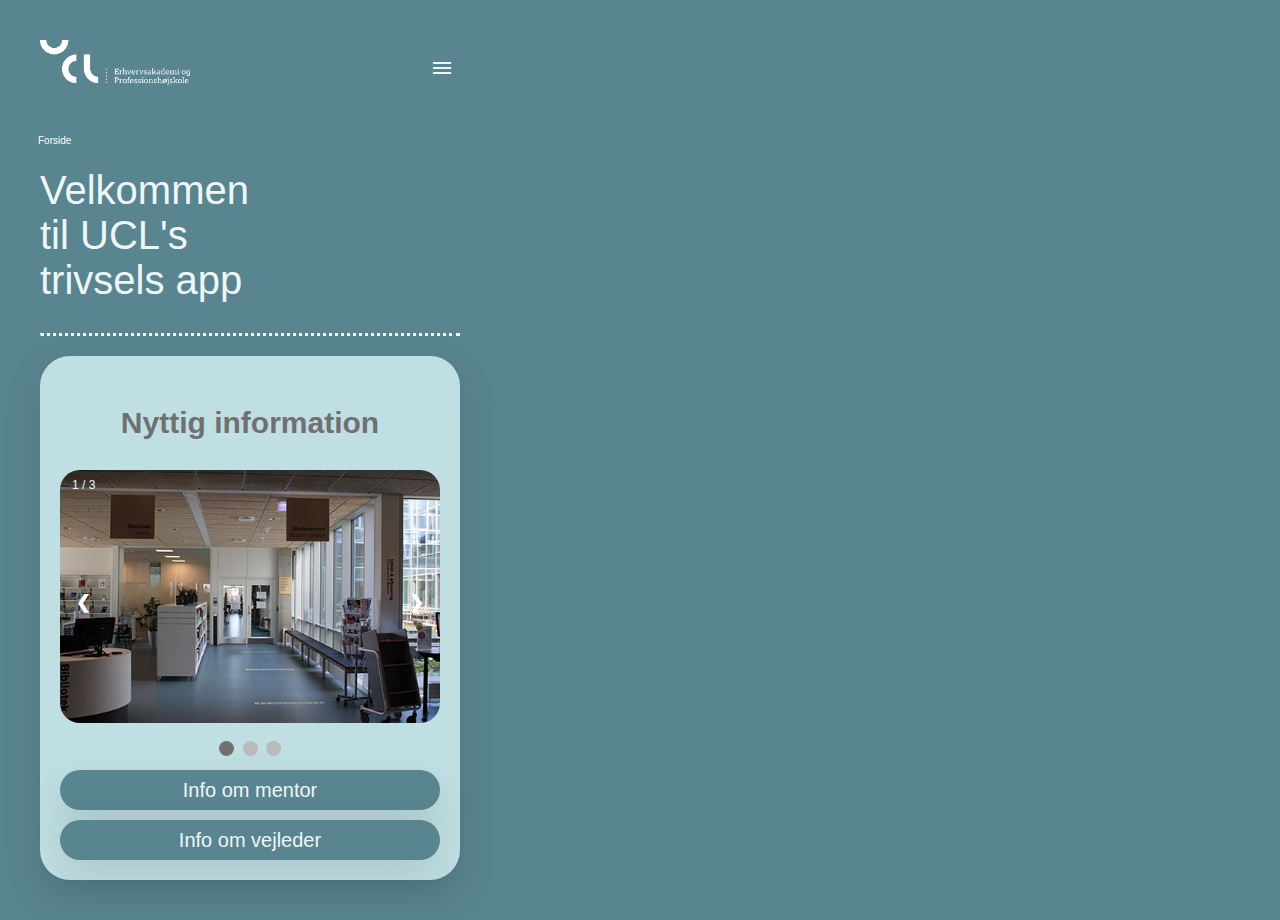
<file: uclapp/index.html>
<!doctype html>
<html>

<head>
    <meta charset="UTF-8">
    <title>UCL</title>
    <link rel="stylesheet" href="index.css">
    <script src="javascript/menu.js" defer></script>
    <script src="javascript/slide1.js" defer></script>
    <link href="https://fonts.googleapis.com/icon?family=Material+Icons" rel="stylesheet">
</head>

<body>

    <header>
        <div class="nav">
            <div class="logo">
                <img class="logo" src="pictures/ucl_logo.png" alt="UCL logo">
            </div>
            <div class="burgermenu">
                <ul class="menu">
                    <li><a class="menuItem" href="index.html"><b>Nyheder</b></a></li>
                    <hr>
                    <li><a class="menuItem"><b>Mentor</b></a></li>
                    <li><a class="menuItem" href="infomentor.html">Info om mentor</a></li>
                    <li><a class="menuItem" href="findmentor.html">Book en mentor</a></li>
                    <hr>
                    <li><a class="menuItem"><b>Vejledning</b></a></li>
                    <li><a class="menuItem" href="infovejleder.html">Info om vejledning</a></li>
                    <li><a class="menuItem" href="findvejleder.html">Book en vejledning</a></li>
                    <hr>
                    <a href="login.html"><button>Log ud</button></a>
                </ul>
                <button class="burger">
                    <div class="menu-icon material-icons">menu</div>
                </button>
            </div>
        </div>
    </header>
    <main>
        <div class="frontside">
            <div class="bread">
                <ul>
                    <li> <a href="index.html">Forside</a> </li>
                </ul>
            </div>
            <h1 class="fronth1">Velkommen <br>til UCL's <br>trivsels app</h1>
            <hr>
            <div class="cardfront">
                <h2>Nyttig information</h2>
                <div class="nyhed1">
                    <div class="slideshow">

                        <div class="mySlides">
                            <div class="numbertext">1 / 3</div>
                            <img src="pictures/index1.png" style="width:100%" alt="billede af studievejledning">
                        </div>

                        <div class="mySlides">
                            <div class="numbertext">2 / 3</div>
                            <img src="pictures/index2.png" style="width:100%" alt="billede af torvet på seebladsgade">
                        </div>

                        <div class="mySlides">
                            <div class="numbertext">3 / 3</div>
                            <img src="pictures/index3.png" style="width:100%"
                                alt="billede af trappen op til vejledning">
                        </div>


                        <a class="prev" onclick="plusSlides(-1)">❮</a>
                        <a class="next" onclick="plusSlides(1)">❯</a>

                    </div>
                    <br>

                    <div style="text-align:center">
                        <span class="dot" onclick="currentSlide(1)"></span>
                        <span class="dot" onclick="currentSlide(2)"></span>
                        <span class="dot" onclick="currentSlide(3)"></span>
                    </div>
                    <div class="titel1">
                        <a href="infomentor.html"><button class="indexbut"> Info om mentor</button></a>
                        <a href="infovejleder.html"><button class="indexbut"> Info om vejleder</button></a>
                    </div>
                </div>
            </div>
        </div>
    </main>
    <footer>
    </footer>

</body>

</html>
</file>
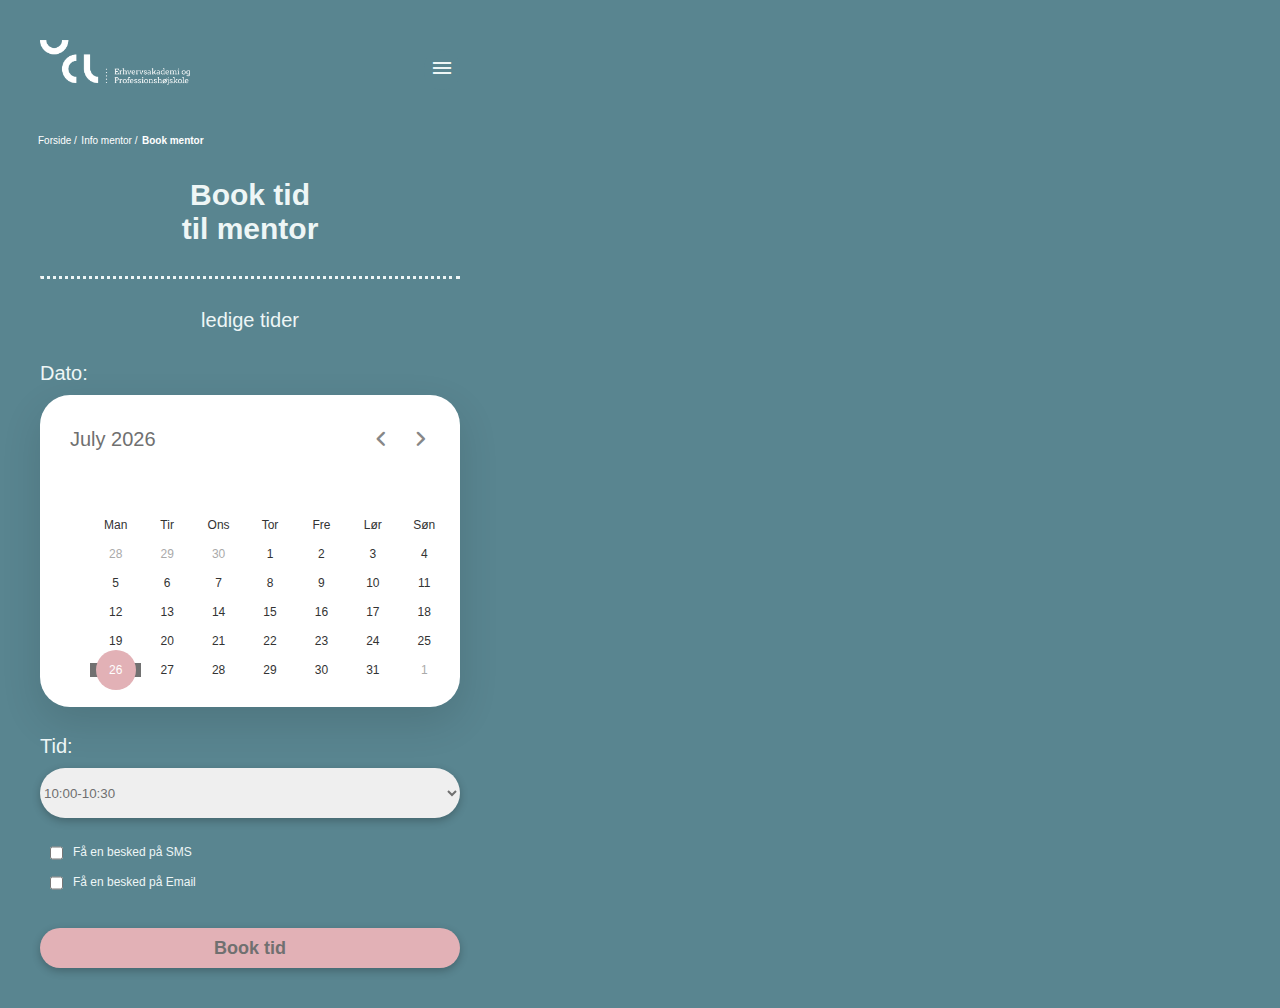
<file: uclapp/findmentor.html>
<!doctype html>
<html>

<head>
    <meta charset="UTF-8">
    <title>UCL</title>
    <link rel="stylesheet" href="index.css">
    <script src="javascript/menu.js" defer></script>
    <script src="javascript/kalender.js" defer></script>
    <script src="javascript/dropdown1.js" defer></script>
    <link href="https://fonts.googleapis.com/icon?family=Material+Icons" rel="stylesheet">
    <link rel="stylesheet"
        href="https://fonts.googleapis.com/css2?family=Material+Symbols+Rounded:opsz,wght,FILL,GRAD@20..48,100..700,0..1,-50..200">
</head>

<body>
    <header>
        <div class="nav">
            <div class="logo">
                <img class="logo" src="pictures/ucl_logo.png" alt="UCL logo">
            </div>
            <div class="burgermenu">
                <ul class="menu">
                    <li><a class="menuItem" href="index.html"><b>Nyheder</b></a></li>
                    <hr>
                    <li><a class="menuItem"><b>Mentor</b></a></li>
                    <li><a class="menuItem" href="infomentor.html">Info om mentor</a></li>
                    <li><a class="menuItem" href="findmentor.html">Book en mentor</a></li>
                    <hr>
                    <li><a class="menuItem"><b>Vejledning</b></a></li>
                    <li><a class="menuItem" href="infovejleder.html">Info om vejledning</a></li>
                    <li><a class="menuItem" href="findvejleder.html">Book en vejledning</a></li>
                    <hr>
                    <a href="login.html"><button>Log ud</button></a>
                </ul>
                <button class="burger">
                    <div class="menu-icon material-icons">menu</div>
                </button>
            </div>
        </div>
    </header>
    <main>
        <div class="bread">
            <ul>
                <li> <a href="index.html">Forside /</a> <a href="infomentor.html">Info mentor /</a>
                    <a href="findmentor.html"><b>Book mentor </b></a>
                </li>
            </ul>
        </div>
        <h2>Book tid
            <br>
            til mentor
        </h2>
        <hr>
        <h3 class="findH3">ledige tider</h3>
        <form>
            <h3>Dato:</h3>
            <div class="wrapper">
                <header>
                    <p class="current-date"></p>
                    <div class="icons">
                        <span id="prev" class="material-symbols-rounded">chevron_left</span>
                        <span id="next" class="material-symbols-rounded">chevron_right</span>
                    </div>
                </header>
                <div class="calendar">
                    <ul class="weeks">

                        <li>Man</li>
                        <li>Tir</li>
                        <li>Ons</li>
                        <li>Tor</li>
                        <li>Fre</li>
                        <li>Lør</li>
                        <li>Søn</li>
                    </ul>
                    <ul class="days"></ul>
                </div>
            </div>
            <br>
            <h3>Tid:</h3>
            <select id="selektboksA">En selektboks for tid</select>
            <div class="checkbox">
                <div class="check1">
                    <input class="checkbox" type="checkbox">
                </div>
                <div class="checkt">
                    <p>Få en besked på SMS</p>
                </div>
            </div>
            <div class="checkbox">

                <div class="check1">
                    <input class="checkbox" type="checkbox">
                </div>
                <div class="checkt">
                    <p>Få en besked på Email</p>
                </div>
            </div>
            <button class="tidbut"><a href="tidmentor.html">Book tid</a></button>
        </form>
    </main>
    <footer>
    </footer>
</body>

</html>
</file>
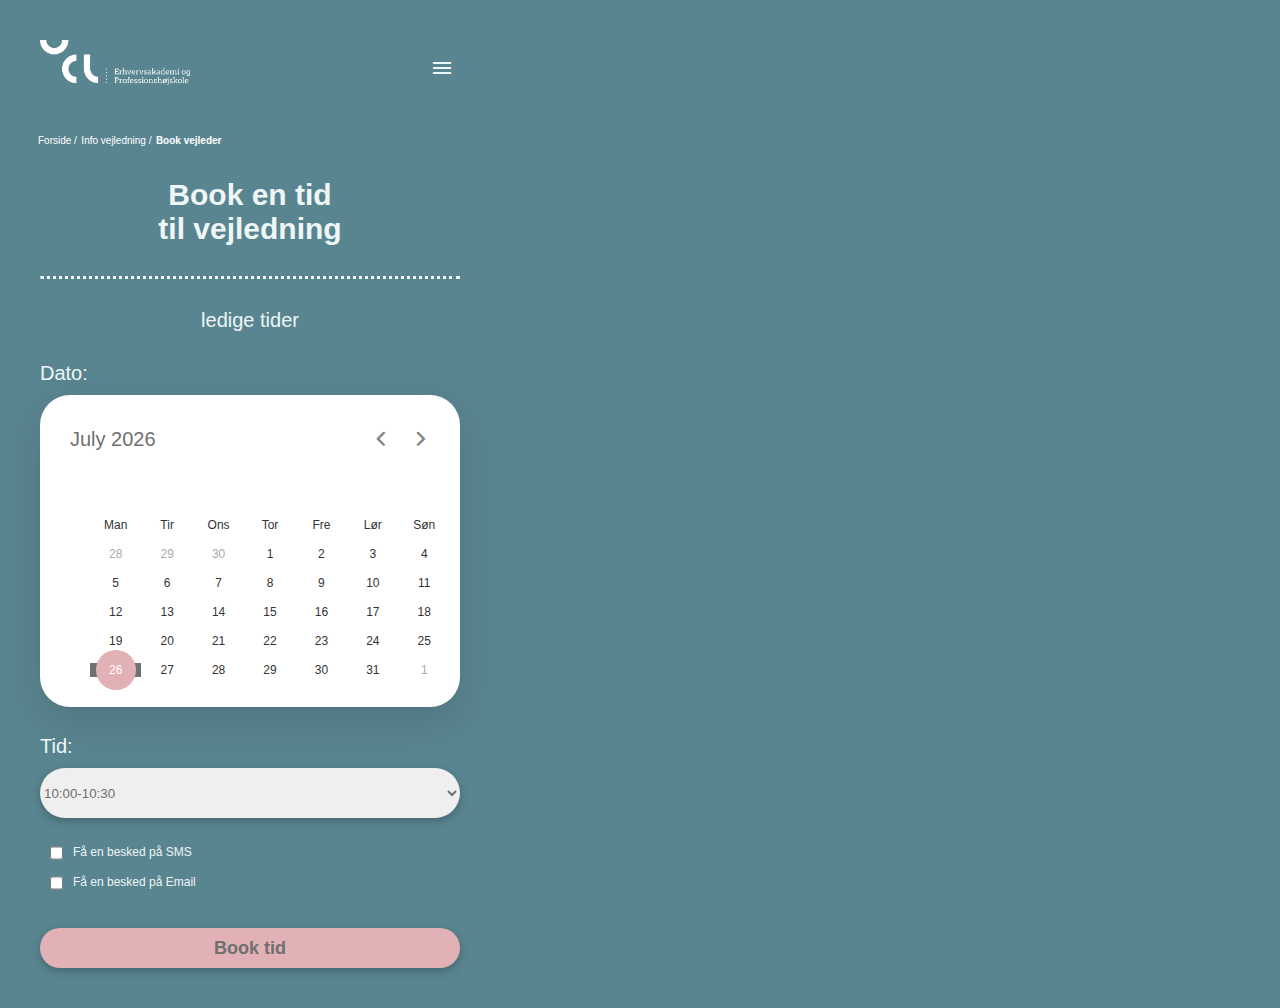
<file: uclapp/findvejleder.html>
<!doctype html>
<html>

<head>
    <meta charset="UTF-8">
    <title>UCL</title>
    <link rel="stylesheet" href="index.css">
    <script src="javascript/menu.js" defer></script>
    <script src="javascript/kalender.js" defer></script>
    <script src="javascript/dropdown1.js" defer></script>
    <link href="https://fonts.googleapis.com/icon?family=Material+Icons" rel="stylesheet">
    <link rel="stylesheet"
        href="https://fonts.googleapis.com/css2?family=Material+Symbols+Rounded:opsz,wght,FILL,GRAD@20..48,100..700,0..1,-50..200">
</head>

<body>
    <header>
        <div class="nav">
            <div class="logo">
                <img class="logo" src="pictures/ucl_logo.png" alt="UCL logo">
            </div>
            <div class="burgermenu">
                <ul class="menu">
                    <li><a class="menuItem" href="index.html"><b>Nyheder</b></a></li>
                    <hr>
                    <li><a class="menuItem"><b>Mentor</b></a></li>
                    <li><a class="menuItem" href="infomentor.html">Info om mentor</a></li>
                    <li><a class="menuItem" href="findmentor.html">Book en mentor</a></li>
                    <hr>
                    <li><a class="menuItem"><b>Vejledning</b></a></li>
                    <li><a class="menuItem" href="infovejleder.html">Info om vejledning</a></li>
                    <li><a class="menuItem" href="findvejleder.html">Book en vejledning</a></li>
                    <hr>
                    <a href="login.html"><button>Log ud</button></a>
                </ul>
                <button class="burger">
                    <div class="menu-icon material-icons">menu</div>
                </button>
            </div>
        </div>
    </header>
    <main>
        <div class="bread">
            <ul>
                <li> <a href="index.html">Forside /</a> <a href="infomentor.html">Info vejledning /</a>
                    <a href="findmentor.html"><b>Book vejleder </b></a>
                </li>
            </ul>
        </div>
        <h2>Book en tid
            <br>
            til vejledning
        </h2>
        <hr>
        <h3 class="findH3">ledige tider</h3>
        <form>
            <h3>Dato:</h3>
            <div class="wrapper">
                <header>
                    <p class="current-date"></p>
                    <div class="icons">
                        <span id="prev" class="material-symbols-rounded">chevron_left</span>
                        <span id="next" class="material-symbols-rounded">chevron_right</span>
                    </div>
                </header>
                <div class="calendar">
                    <ul class="weeks">

                        <li>Man</li>
                        <li>Tir</li>
                        <li>Ons</li>
                        <li>Tor</li>
                        <li>Fre</li>
                        <li>Lør</li>
                        <li>Søn</li>
                    </ul>
                    <ul class="days"></ul>
                </div>
            </div>
            <br>
            <h3>Tid:</h3>
            <select id="selektboksA">En selektboks for tid</select>
            <div class="checkbox">
                <div class="check1">
                    <input class="checkbox" type="checkbox">
                </div>
                <div class="checkt">
                    <p>Få en besked på SMS</p>
                </div>
            </div>
            <div class="checkbox">

                <div class="check1">
                    <input class="checkbox" type="checkbox">
                </div>
                <div class="checkt">
                    <p>Få en besked på Email</p>
                </div>
            </div>
            <button class="tidbut"><a href="tidvejleder.html">Book tid</a></button>
        </form>
    </main>
    <footer>
    </footer>
</body>

</html>
</file>
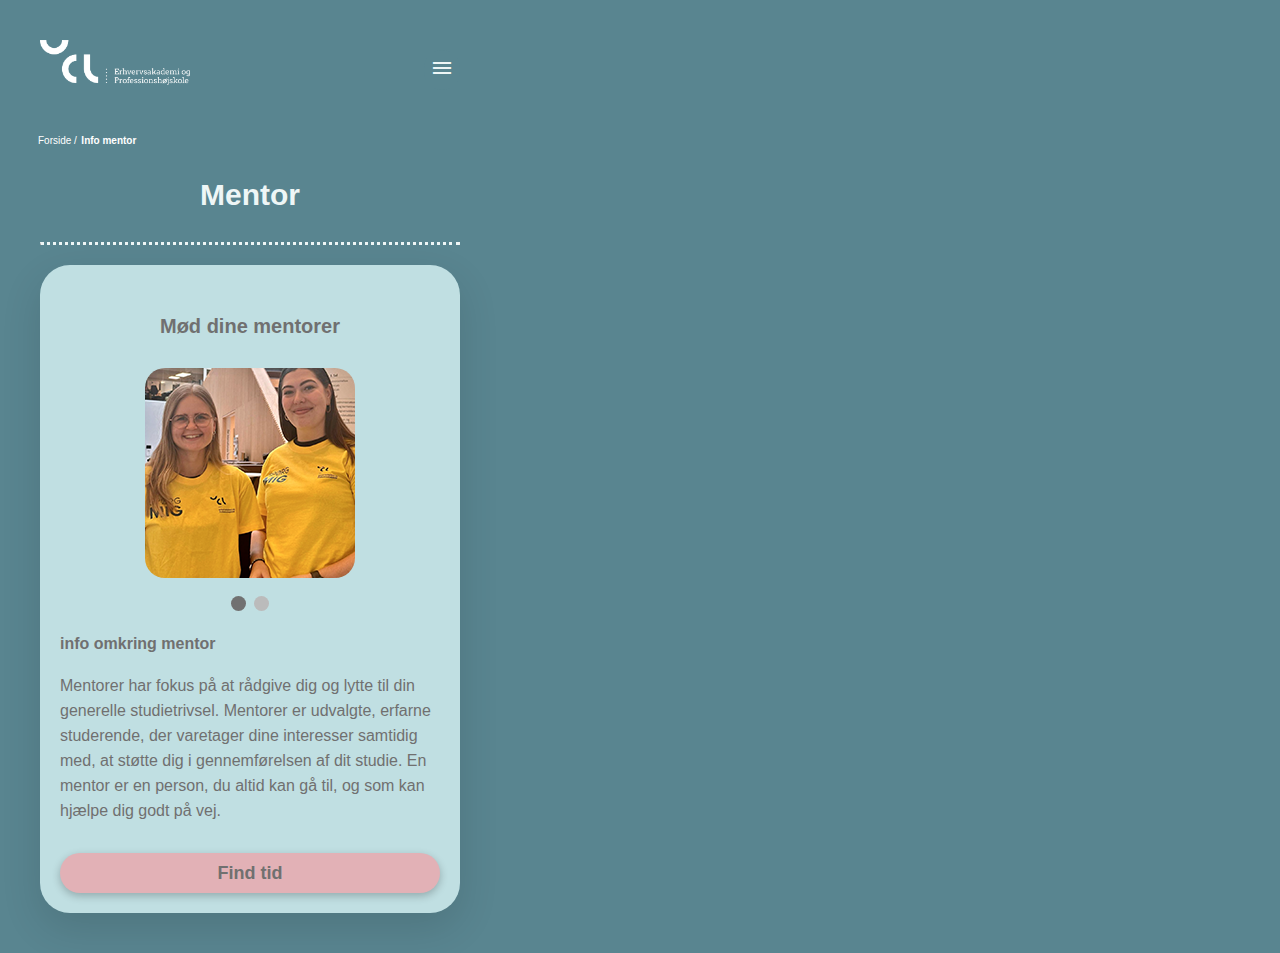
<file: uclapp/infomentor.html>
<!doctype html>
<html>

<head>
    <meta charset="UTF-8">
    <title>UCL</title>
    <link rel="stylesheet" href="index.css">
    <script src="javascript/menu.js" defer></script>
    <script src="javascript/slide2.js" defer></script>
    <link href="https://fonts.googleapis.com/icon?family=Material+Icons" rel="stylesheet">
</head>

<body>
    <header>
        <div class="nav">
            <div class="logo">
                <img class="logo" src="pictures/ucl_logo.png" alt="UCL logo">
            </div>
            <div class="burgermenu">
                <ul class="menu">
                    <li><a class="menuItem" href="index.html"><b>Nyheder</b></a></li>
                    <hr>
                    <li><a class="menuItem"><b>Mentor</b></a></li>
                    <li><a class="menuItem" href="infomentor.html">Info om mentor</a></li>
                    <li><a class="menuItem" href="findmentor.html">Book en mentor</a></li>
                    <hr>
                    <li><a class="menuItem"><b>Vejledning</b></a></li>
                    <li><a class="menuItem" href="infovejleder.html">Info om vejledning</a></li>
                    <li><a class="menuItem" href="findvejleder.html">Book en vejledning</a></li>
                    <hr>
                    <a href="login.html"><button>Log ud</button></a>
                </ul>
                <button class="burger">
                    <div class="menu-icon material-icons">menu</div>
                </button>
            </div>
        </div>
    </header>
    <main>
        <div class="bread">
            <ul>
                <li> <a href="index.html">Forside /</a> <a href="infomentor.html"><b>Info mentor</b></a> </li>
            </ul>
        </div>
        <h2>Mentor</h2>
        <hr>
        <div class="cardfront">
            <div class="infoboxmentor">
                <h3 class="infoh3">Mød dine mentorer</h3>
                <div class="slideshow-container">

                    <div class="mentorpic">
                        <img src="pictures/mentor1.png">
                    </div>

                    <div class="mentorpic">
                        <img src="pictures/mentor2.png">
                    </div>

                </div>
                <br>

                <div style="text-align:center">
                    <span class="dot"></span>
                    <span class="dot"></span>
                </div>
                <div class="mentortekst">
                    <h4>info omkring mentor</h4>

                    <p>Mentorer har fokus på at rådgive dig og lytte til din generelle studietrivsel.
                        Mentorer er udvalgte, erfarne studerende, der varetager dine interesser samtidig med, at støtte
                        dig i gennemførelsen af dit studie.
                        En mentor er en person, du altid kan gå til, og som kan hjælpe dig godt på vej.</p>

                    <a href="findmentor.html"><button>Find tid</button></a>
                </div>
            </div>
        </div>


    </main>
    <footer>
    </footer>
</body>

</html>
</file>
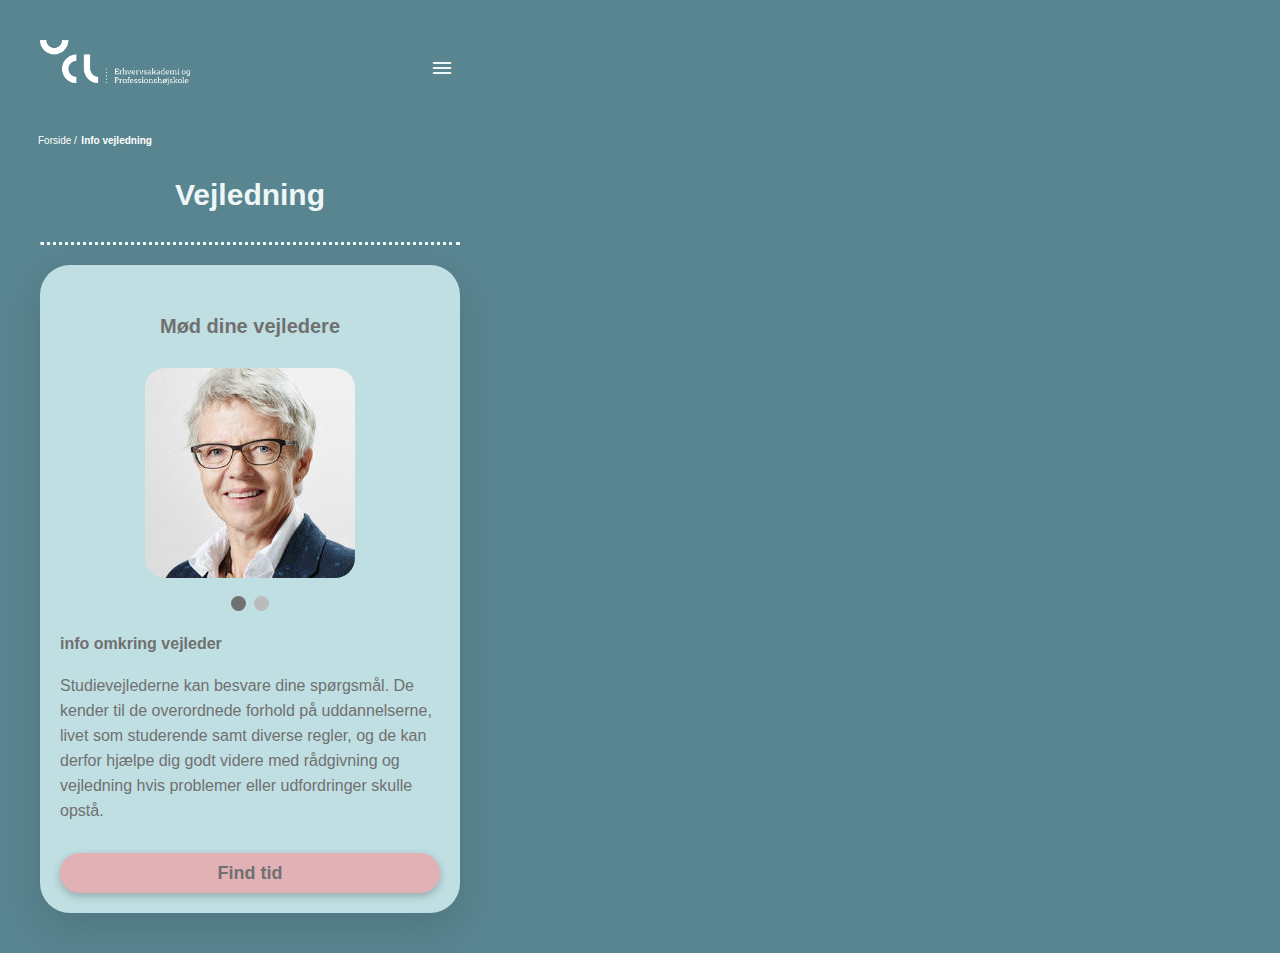
<file: uclapp/infovejleder.html>
<!doctype html>
<html>

<head>
    <meta charset="UTF-8">
    <title>UCL</title>
    <link rel="stylesheet" href="index.css">
    <script src="javascript/menu.js" defer></script>
    <script src="javascript/slide2.js" defer></script>
    <link href="https://fonts.googleapis.com/icon?family=Material+Icons" rel="stylesheet">
</head>

<body>
    <header>
        <div class="nav">
            <div class="logo">
                <img class="logo" src="pictures/ucl_logo.png" alt="UCL logo">
            </div>
            <div class="burgermenu">
                <ul class="menu">
                    <li><a class="menuItem" href="index.html"><b>Nyheder</b></a></li>
                    <hr>
                    <li><a class="menuItem"><b>Mentor</b></a></li>
                    <li><a class="menuItem" href="infomentor.html">Info om mentor</a></li>
                    <li><a class="menuItem" href="findmentor.html">Book en mentor</a></li>
                    <hr>
                    <li><a class="menuItem"><b>Vejledning</b></a></li>
                    <li><a class="menuItem" href="infovejleder.html">Info om vejledning</a></li>
                    <li><a class="menuItem" href="findvejleder.html">Book en vejledning</a></li>
                    <hr>
                    <a href="login.html"><button>Log ud</button></a>
                </ul>
                <button class="burger">
                    <div class="menu-icon material-icons">menu</div>
                </button>
            </div>
        </div>
    </header>
    <main>
        <div class="bread">
            <ul>
                <li> <a href="index.html">Forside /</a> <a href="infovejleder.html"><b>Info vejledning</b></a> </li>
            </ul>
        </div>

        <h2>Vejledning</h2>
        <hr>
        <div class="cardfront">
            <div class="infoboxmentor">
                <h3 class="infoh3">Mød dine vejledere</h3>
                <div class="slideshow-container">
                    <div class="mentorpic">
                        <img src="pictures/vejleder1.png">
                    </div>

                    <div class="mentorpic">
                        <img src="pictures/vejleder2.png">
                    </div>
                </div>
                <br>

                <div style="text-align:center">
                    <span class="dot"></span>
                    <span class="dot"></span>
                </div>
                <div class="vejledningtekst">
                    <h4>info omkring vejleder</h4>

                    <p>Studievejlederne kan besvare dine spørgsmål. De kender til de overordnede forhold på
                        uddannelserne, livet som studerende
                        samt diverse regler, og de kan derfor hjælpe dig godt videre med rådgivning og vejledning hvis
                        problemer eller
                        udfordringer skulle opstå.</p>

                    <a href="findvejleder.html"><button>Find tid</button></a>
                </div>
            </div>
        </div>

    </main>
    <footer>
    </footer>
</body>

</html>
</file>
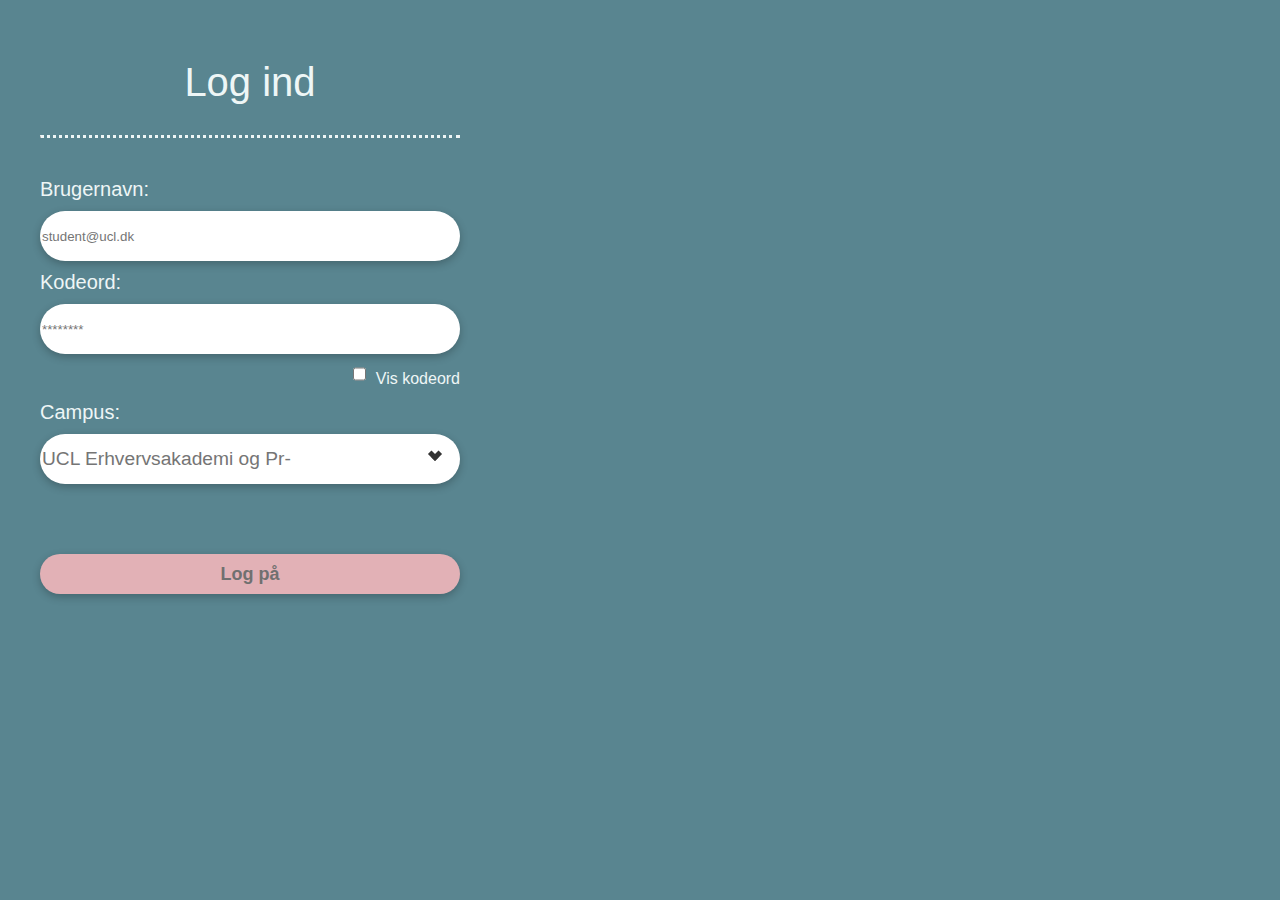
<file: uclapp/login.html>
<!doctype html>
<html>

<head>
  <meta charset="UTF-8">
  <title>UCL</title>
  <link rel="stylesheet" href="index.css">
  <script src="javascript/dropdown2.js" defer></script>
  <script src="javascript/login.js" defer></script>
</head>

<body>

  <header>
    <h1 class="h1l">Log ind</h1>
    <hr>
  </header>
  <main>

    <form action="index.html">
      <label for="usrname">
        <h3>Brugernavn:</h3>
      </label>
      <input type="text" placeholder="student@ucl.dk" id="usrname" name="usrname" required>

      <label for="psw">
        <h3>Kodeord:</h3>
      </label>
      <input type="password" placeholder="********" id="psw" name="psw" pattern="(?=.*\d)(?=.*[a-z])(?=.*[A-Z]).{8,}"
        title="Din kode skal indeholde mindst et lille og stort bogstav, et tal og mindst 8 tegn" required>
      <div class="show">
        <div class="show1">
          <input type="checkbox" class="checkbox" onclick="myFunction()">
        </div>
        <div class="show2">
          <p>Vis kodeord</p>
        </div>
      </div>
      <label for="">
        <h3>Campus:</h3>
      </label>

      <div class="dropdown">
        <input class="dropbox" type="box" placeholder="UCL Erhvervsakademi og Pr-">
        <div class="options">
          <div onclick="show('Niels Bohrs Alle')">Niels Bohrs Alle</div>
          <div onclick="show('Seebladsgade')">Seebladsgade</div>
          <div onclick="show('Klostervænget')">Klostervænget</div>
          <div onclick="show('Boulevarden')">Boulevarden</div>
        </div>
      </div>



      <div class="container" action="index.html" method="post">
        <input type="submit" class="loginBut" value="Log på">
      </div>

    </form>





  </main>
  <footer>
  </footer>
</body>

</html>
</file>
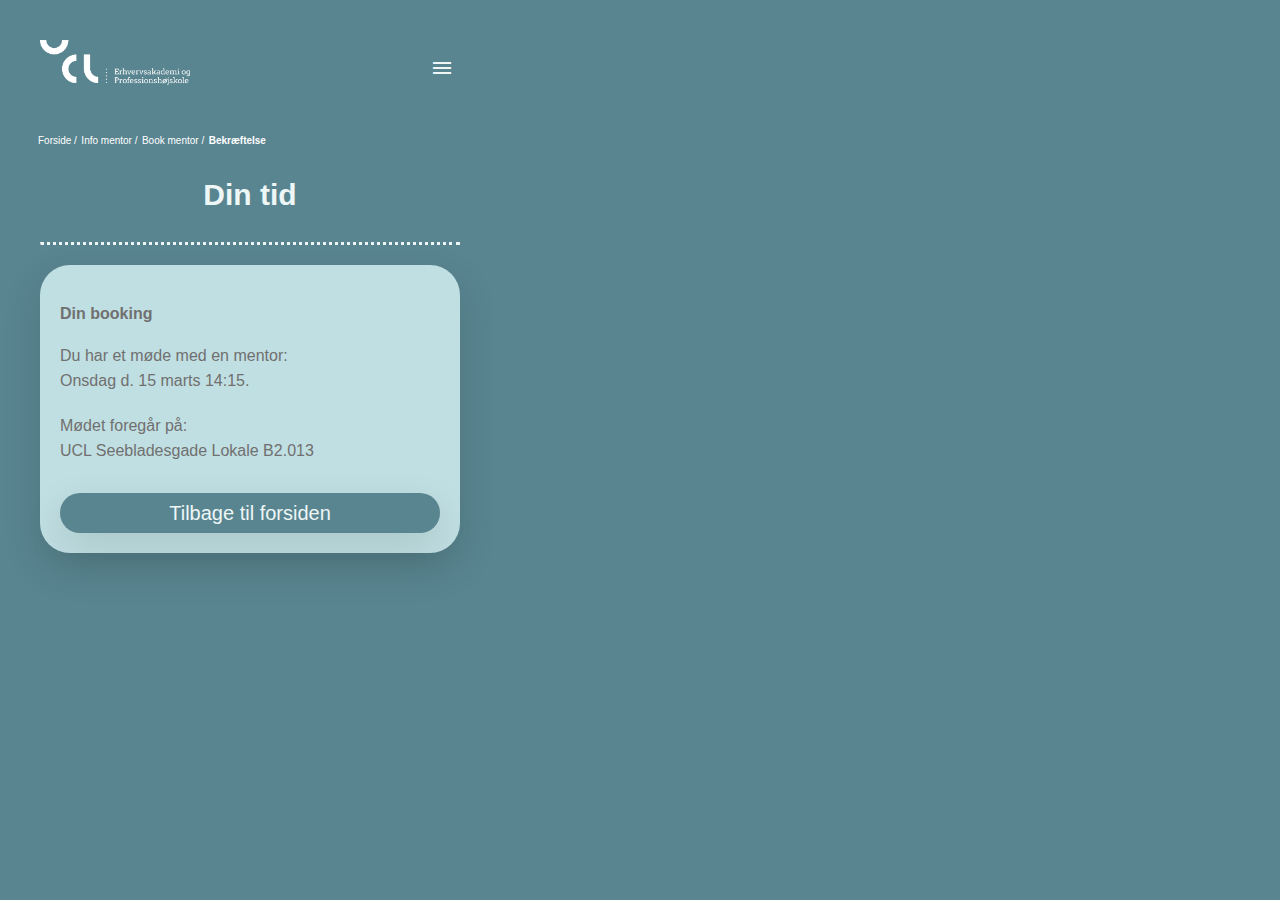
<file: uclapp/tidmentor.html>
<!doctype html>
<html>

<head>
    <meta charset="UTF-8">
    <title>UCL</title>
    <link rel="stylesheet" href="index.css">
    <script src="javascript/menu.js" defer></script>
    <link href="https://fonts.googleapis.com/icon?family=Material+Icons" rel="stylesheet">
</head>

<body>
    <header>
        <div class="nav">
            <div class="logo">
                <img class="logo" src="pictures/ucl_logo.png" alt="UCL logo">
            </div>
            <div class="burgermenu">
                <ul class="menu">
                    <li><a class="menuItem" href="index.html"><b>Nyheder</b></a></li>
                    <hr>
                    <li><a class="menuItem"><b>Mentor</b></a></li>
                    <li><a class="menuItem" href="infomentor.html">Info om mentor</a></li>
                    <li><a class="menuItem" href="findmentor.html">Book en mentor</a></li>
                    <hr>
                    <li><a class="menuItem"><b>Vejledning</b></a></li>
                    <li><a class="menuItem" href="infovejleder.html">Info om vejledning</a></li>
                    <li><a class="menuItem" href="findvejleder.html">Book en vejledning</a></li>
                    <hr>
                    <a href="login.html"><button>Log ud</button></a>
                </ul>
                <button class="burger">
                    <div class="menu-icon material-icons">menu</div>
                </button>
            </div>
        </div>
    </header>

    <main>
        <div class="bread">
            <ul>
                <li> <a href="index.html">Forside /</a> <a href="infomentor.html">Info mentor /</a>
                    <a href="findmentor.html">Book mentor /</a> <a href="tidmentor.html"><b>Bekræftelse</b></a>
                </li>
            </ul>
        </div>

        <h2>Din tid</h2>
        <hr>

        <div class="cardfront">
            <div class="mentortekst">
                <h4>Din booking</h4>
                <div class="tid">
                    <p>Du har et møde med en mentor: <br> Onsdag d. 15 marts 14:15.</p>
                </div>
                <div class="adresse">
                    <p>Mødet foregår på: <br> UCL Seebladesgade Lokale B2.013</p>
                </div>

                <div class="titel1">
                    <a href="index.html"><button class="indexbut"> Tilbage til forsiden</button></a>
                </div>
            </div>
        </div>

    </main>
    <footer>
    </footer>
</body>

</html>
</file>
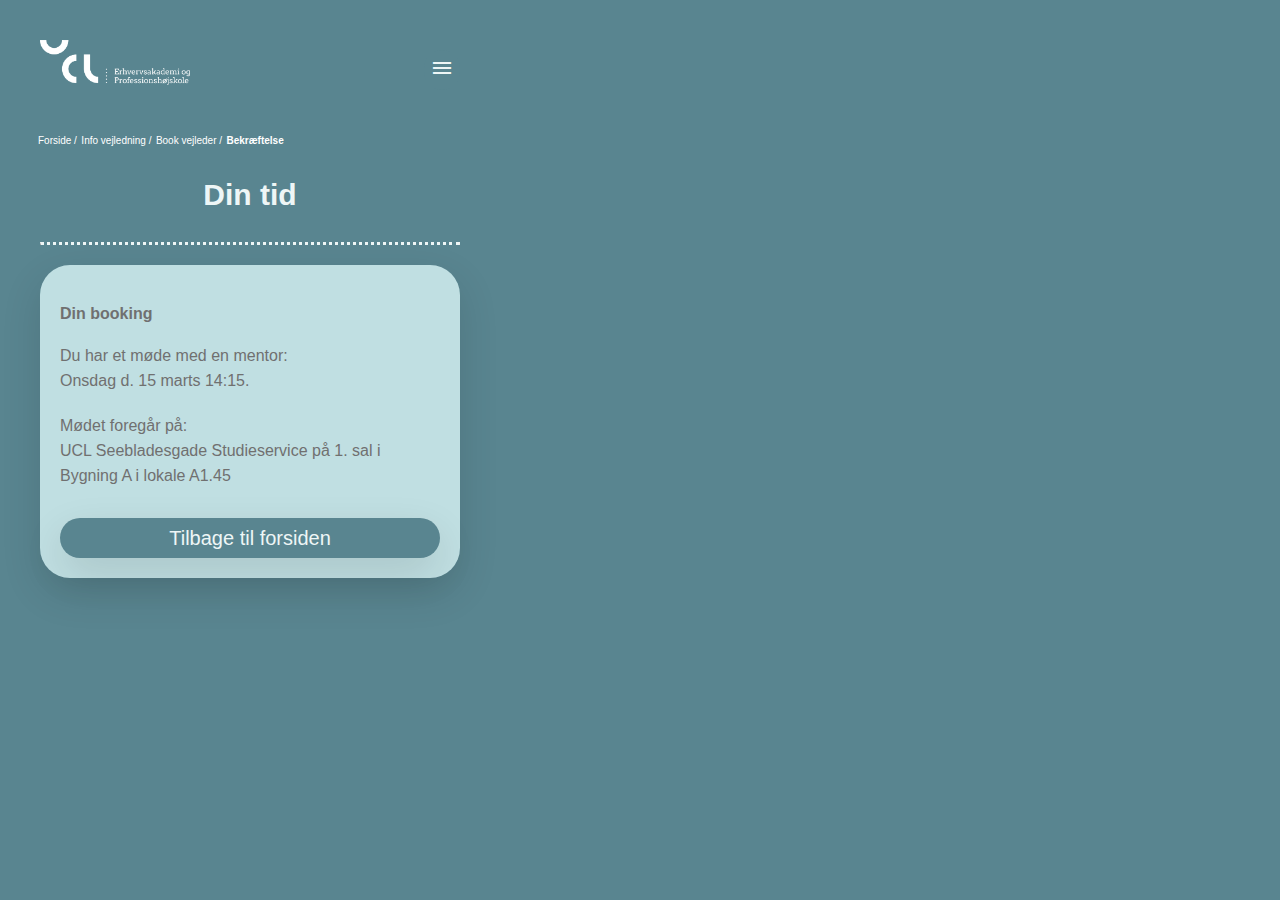
<file: uclapp/tidvejleder.html>
<!doctype html>
<html>

<head>
    <meta charset="UTF-8">
    <title>UCL</title>
    <link rel="stylesheet" href="index.css">
    <script src="javascript/menu.js" defer></script>
    <link href="https://fonts.googleapis.com/icon?family=Material+Icons" rel="stylesheet">
</head>

<body>
    <header>
        <div class="nav">
            <div class="logo">
                <img class="logo" src="pictures/ucl_logo.png" alt="UCL logo">
            </div>
            <div class="burgermenu">
                <ul class="menu">
                    <li><a class="menuItem" href="index.html"><b>Nyheder</b></a></li>
                    <hr>
                    <li><a class="menuItem"><b>Mentor</b></a></li>
                    <li><a class="menuItem" href="infomentor.html">Info om mentor</a></li>
                    <li><a class="menuItem" href="findmentor.html">Book en mentor</a></li>
                    <hr>
                    <li><a class="menuItem"><b>Vejledning</b></a></li>
                    <li><a class="menuItem" href="infovejleder.html">Info om vejledning</a></li>
                    <li><a class="menuItem" href="findvejleder.html">Book en vejledning</a></li>
                    <hr>
                    <a href="login.html"><button>Log ud</button></a>
                </ul>
                <button class="burger">
                    <div class="menu-icon material-icons">menu</div>
                </button>
            </div>
        </div>
    </header>

    <main>

        <div class="bread">
            <ul>
                <li> <a href="index.html">Forside /</a> <a href="infomentor.html">Info vejledning /</a>
                    <a href="findmentor.html">Book vejleder /</a> <a href="tidvejleder.html"><b>Bekræftelse</b></a>
                </li>
            </ul>
        </div>

        <h2>Din tid</h2>
        <hr>

        <div class="cardfront">
            <div class="mentortekst">
                <h4>Din booking</h4>
                <div class="tid">
                    <p>Du har et møde med en mentor: <br> Onsdag d. 15 marts 14:15.</p>
                </div>
                <div class="adresse">
                    <p>Mødet foregår på: <br> UCL Seebladesgade Studieservice på 1. sal i Bygning A i lokale A1.45</p>
                </div>


                <div class="titel1">
                    <a href="index.html"><button class="indexbut"> Tilbage til forsiden</button></a>
                </div>
            </div>
        </div>

    </main>
    <footer>
    </footer>
</body>

</html>
</file>
<file: uclapp/index.css>
body {
  display: block;
  margin: 0 auto;
  color: #eef6f6;
  font-family: Verdana, Geneva, Tahoma, sans-serif;
  background-color: #598590;
  padding: 40px;
  max-width: 500px;
  min-height: 800px;
}

/*DANIEL*/

.nav {
  display: flex;
  flex-direction: row;
}
.logo {
  width: 50%;
  border-radius: 0;
}
.burgermenu {
  width: 50%;
  display: flex;
  justify-content: flex-end;
  margin-left: 15%;
}

.mentorimg,
.vejledningimg {
  display: flex;
}
.infoboxmentor h3{
  text-align: center;
  padding: 20px 0px;
}
.mentortekst h4,
.vejledningtekst h4{
  padding: 20px 0px;
}
.mentortekst p,
.vejledningtekst p{
  padding-bottom: 20px;
}

.img1,
.img2 {
  background-color: #eef6f6;
  width: 100%;
  height: 200px;
  border-radius: 15px;
  margin-top: 50px;
}

h2 {
  text-align: center;
  margin: 10px;
  font-size: 30px;
  padding-top: 20px;
  font-weight:bold;
  padding-bottom: 20px;
}

.fronth1 {
    font-size: 40px;
  font-weight: 250;
}
.bread ul{
  list-style: none;
  margin-left: -10%;
}
.bread a{
  color: white;
  font-size: 10px;
}
.show{
display: flex;
justify-content: flex-end;
margin-top: 5px;
}

.show1{
margin-right: 10px;
box-shadow: none;
}
.show2{
  padding-top: 2px;
  margin-top: 5px;
}

.checkbox {
display: flex;
height: 30px;
}
.check1{
  margin-right: 10px;
}
.checkt{
  font-size: 12px;
  padding-top: 2px;}

.loginBut{
  background-color: #e2b1b6;
  border-radius: 30px;
  border-style: none;
  margin-top: 120px;
  width: 100%;
  height: 40px;
  color: #707070;
  font-weight: bold;
  font-size: large;
  box-shadow: rgba(0, 0, 0, 0.24) 0px 3px 8px;
}

/*JULIE*/
* {box-sizing: border-box}
body {font-family: Verdana, sans-serif; margin:0}
.mySlides {display: none}
img {vertical-align: middle;}

/* Slideshow */
.slideshow {
  max-width: 500px;
  position: relative;
  margin: auto;
}

/* Next & previous knapper */
.prev, .next {
  cursor: pointer;
  position: absolute;
  top: 50%;
  width: auto;
  padding: 16px;
  margin-top: -22px;
  color: white;
  font-weight: bold;
  font-size: 18px;
  transition: 0.6s ease;
  border-radius: 0 3px 3px 0;
  user-select: none;
}

/* Position for "next button" på højre side */
.next {
  right: 0;
  border-radius: 3px 0 0 3px;
}

.prev:hover, .next:hover {
  background-color: rgba(0,0,0,0.8);
}

/* Number tekst (1/3 etc) */
.numbertext {
  color: #f2f2f2;
  font-size: 12px;
  padding: 8px 12px;
  position: absolute;
  top: 0;
}

/* Dots/bullets/indicators */
.dot {
  cursor: pointer;
  height: 15px;
  width: 15px;
  margin: 0 2px;
  background-color: #bbb;
  border-radius: 50%;
  display: inline-block;
  transition: background-color 0.6s ease;
}

.active, .dot:hover {
  background-color: #717171;
}

.fade {
  animation-name: fade;
  animation-duration: 1.5s;
}

@keyframes fade {
  from {opacity: .4}
  to {opacity: 1}
}

/*ANDREA*/
header {
  margin-bottom: 40px;
}
hr {
  border-top: 3px dotted #eef6f6;
  border-bottom: none;
  display: block;
  margin: 10px auto 0px auto;
}

button {
  background-color: #e2b1b6;
  border-radius: 30px;
  border-style: none;
  margin-top: 10px;
  width: 100%;
  height: 40px;
  color: #707070;
  font-weight: bold;
  font-size: large;
  box-shadow: rgba(0, 0, 0, 0.24) 0px 3px 8px;
}
.tidbut{
  margin-top: 40px;
}
select {
  border-radius: 20px;
  border-style: none;
  width: 100%;
  height: 30px;
  color: #707070;
}
.checkbox {
  padding: 10px;
  width: auto;
  box-shadow: none;
}
.h1l {
  text-align: center;
  font-size: 40px;
  font-weight: 250;
}
input {
  border-radius: 30px;
  border-style: none;
  width: 100%;
  height: 50px;
  color: #707070;
  box-shadow: rgba(0, 0, 0, 0.24) 0px 3px 8px;
}
#selektboksA{
  margin-bottom: 10px;
  height: 50px;
  border-radius: 30px;
  box-shadow: rgba(0, 0, 0, 0.24) 0px 3px 8px;
}
a {
  text-decoration: none;
  color: #707070;
  
}

* {
  margin: 0px;
}

.menuItem {
  display: block;
  margin-top: 40px;
  margin-bottom: 40px;
  margin-left: auto;
  color: #707070;
  text-decoration: none;
  width: fit-content;
}

.burger {
  color: #eef6f6;
  background-color: #598590;
  width: auto;
  box-shadow: none;
}

.menu {
  position: fixed;
  transform: translatex(100%);
  transition: transform 0.5s;
  top: 0;
  right: 0;
  bottom: 0;
  z-index: 100;
  background: #c0dfe2;
  color: #707070;
  list-style: none;
  width: 100%;
  padding: 40px;
}

.showMenu {
  transform: translatex(0);
}

.logo {
  width: 150px;
}

h3 {
  margin-bottom: 10px;
  margin-top: 10px;
  font-size: 20px;
  font-weight: 250;
}

.menu hr {
  border-top: 3px dotted #598590;
  margin-bottom: 40px;
  margin-left: 50%;
  width: 50%;
}
.infoh3{
  font-weight: bold;
}
.cardfront{
  background-color: #c0dfe2;
  border-radius: 30px;
  padding: 20px;
  margin-top: 20px;
  color: #707070;
  box-shadow: 0 15px 40px rgba(0,0,0,0.12);
}
h1{
  font-size: 30px;
  padding-top: 20px;
  padding-bottom: 20px;
}
.indexbut{
  background-color: #598590;
  color: #eef6f6;
  height: 40px;
  font-size: 20px;
  font-weight: normal;
  box-shadow: 0 15px 40px rgba(0,0,0,0.12);
}

p{
  line-height: 25px;
}
img{
  border-radius: 20px;
  display: block;
  margin: 0 auto;
}
.findH3{
   text-align: center;
  padding: 20px 0px;
}

/*KATHRINE*/
.dropdown {
   position: absolute;
   width: 420px;
   height: 50px;
}

.dropdown::before {
   content: "";
   position: absolute;
   top: 15px;
   right: 20px;
   z-index: 1000;
   width: 5px;
   height: 5px;
   border: 5px solid #333;
   border-top: 0px;
   border-right: 0px;
   transform: rotate(-45deg);
   transition: 0.2s;
   pointer-events: none;

}

.dropdown.active::before {
   transform: rotate(-225deg);
}

.dropdown input {
   position: absolute;
   top: 0;
   left: 0;
   width: 100%;
   height: 100%;
   cursor: pointer;
   background: #fff;
   font-size: 1.2em;
   border: none;
   outline: none;
   border-radius: 30px;
}

.dropdown .options {
   position: absolute;
   top: 70px;
   width: 100%;
   background: #fff;
   border-radius: 20px;
   color: #1a1c1c;
   overflow: hidden;
   display: none;
}

.dropdown.active .options {
   display: block;
}

.dropdown .options div {
   padding: 12px 20px;
   cursor: pointer;
}
/*slides*/

.infom {
    height: 151px;
    width: 505px;
    background-color: #eee;
    margin: 0 auto;
}
* {box-sizing: border-box;}
body {font-family: Verdana, sans-serif;}
.mySlides {display: none;}
img {vertical-align: middle;}


.slideshow-container {
  max-width: 1000px;
  position: relative;
  margin: auto;
  
}


.text {
  color: #f2f2f2;
  font-size: 15px;
  padding: 8px 12px;
  position: absolute;
  bottom: 8px;
  width: 100%;
  text-align: center;
}


.numbertext {
  color: #f2f2f2;
  font-size: 12px;
  padding: 8px 12px;
  position: absolute;
  top: 0;
}


.dot {
  height: 15px;
  width: 15px;
  margin: 0 2px;
  background-color: #bbb;
  border-radius: 50%;
  display: inline-block;
  transition: background-color 0.6s ease;
}

.active {
  background-color: #717171;
}


.fade {
  animation-name: fade;
  animation-duration: 1.5s;
}

@keyframes fade {
  from {opacity: .4}
  to {opacity: 1}
}


@media only screen and (max-width: 300px) {
  .text {font-size: 11px}
}

/*MICHELLE*/
.wrapper{
  width: 100%;
  max-width: 500px;
  height: auto;
  background: #fff;
  border-radius: 30px;
  box-shadow: 0 15px 40px rgba(0,0,0,0.12);
}
.wrapper header{
  display: flex;
  align-items: center;
  padding: 25px 30px 10px;
  justify-content: space-between;
}
.current-date {
  color: #707070;
}
header .icons{
  display: flex;
}
header .icons span{
  height: 38px;
  width: 38px;
  margin: 0 1px;
  cursor: pointer;
  color: #878787;
  text-align: center;
  line-height: 38px;
  font-size: 1.9rem;
  user-select: none;
  border-radius: 50%;
}
.icons span:last-child{
  margin-right: -10px;
}
header .icons span:hover{
  background: #f2f2f2;
}
header .current-date{
  font-size: 20px;
  font-weight: 500;
}
.calendar{
  padding: 10px;
}
.calendar ul{
  display: flex;
  flex-wrap: wrap;
  list-style: none;
  text-align: center;
}
.calendar .days{
  margin-bottom: 20px;
}
.calendar li{
  color: #333;
  width: calc(100% / 7);
  font-size: 12px;
}
.calendar .weeks li{
  font-weight: 500;
  cursor: default;
}
.calendar .days li{
  z-index: 1;
  cursor: pointer;
  position: relative;
  margin-top: 15px;
}
.days li.inactive{
  color: #aaa;
}
.days li.active{
  color: #fff;
}
.days li::before{
  position: absolute;
  content: "";
  left: 50%;
  top: 50%;
  height: 40px;
  width: 40px;
  z-index: -1;
  border-radius: 50%;
  transform: translate(-50%, -50%);
}
.days li.active::before{
  background: #e2b1b6;
}
.days li:not(.active):hover::before{
  background: #f2f2f2;
}
</file>
